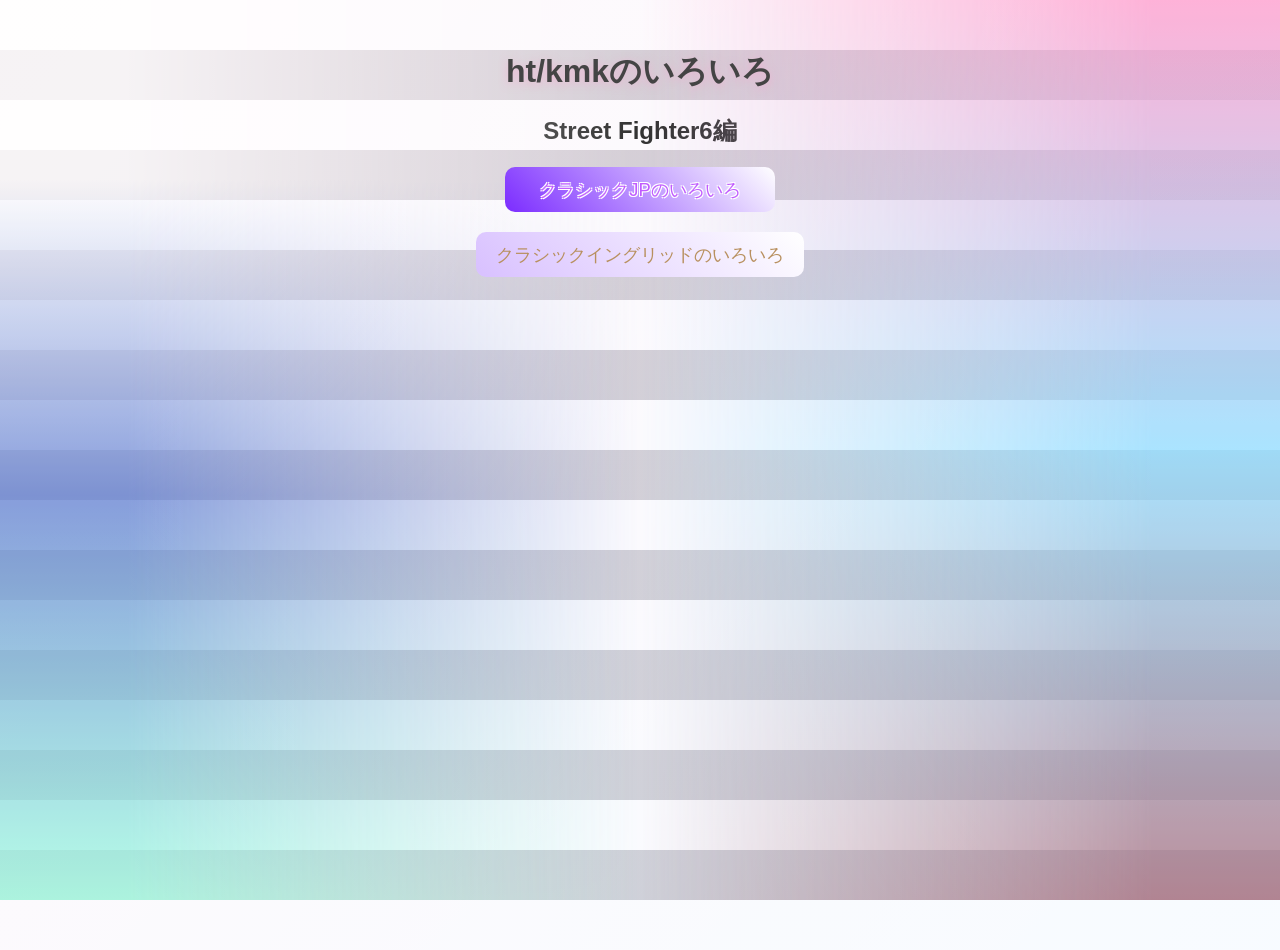
<file: index.html>
<!DOCTYPE html>
<html>
<head>
  <meta charset="utf-8">
  <title>ht/kmkのいろいろ</title>
  <link rel="stylesheet" href="style.css">
</head>

<body class="home">
  <h1>ht/kmkのいろいろ</h1>
  <h2>Street Fighter6編</h2>

  <ul>
    <li>
      <a class="jp-button" href="classic-jp.html">
        クラシックJPのいろいろ
      </a>
    </li>

    <li>
      <a class="ingrid-button" href="classic-ingrid.html">
        クラシックイングリッドのいろいろ
      </a>
    </li>
  </ul>
</body>
</html>
</file>
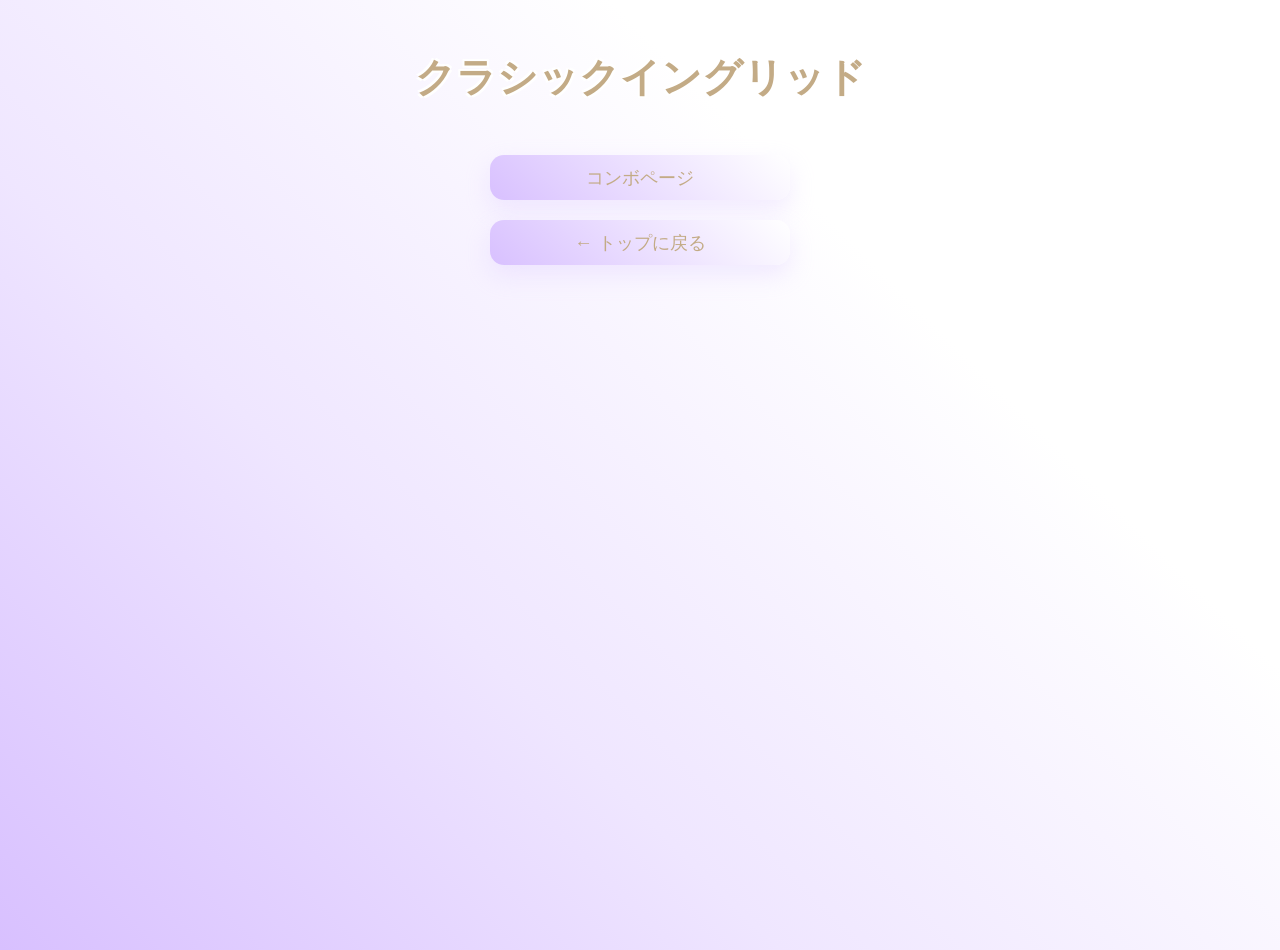
<file: classic-ingrid.html>
<!DOCTYPE html>
<html>
<head>
  <meta charset="utf-8">
  <title>クラシックイングリッド</title>
  <link rel="stylesheet" href="style.css">
</head>

<body class="ingrid-page">

  <h1>クラシックイングリッド</h1>

  <ul>
    <li><a href="ingrid-combo.html">コンボページ</a></li>
  </ul>

  <p><a href="index.html">← トップに戻る</a></p>

</body>
</html>
</file>
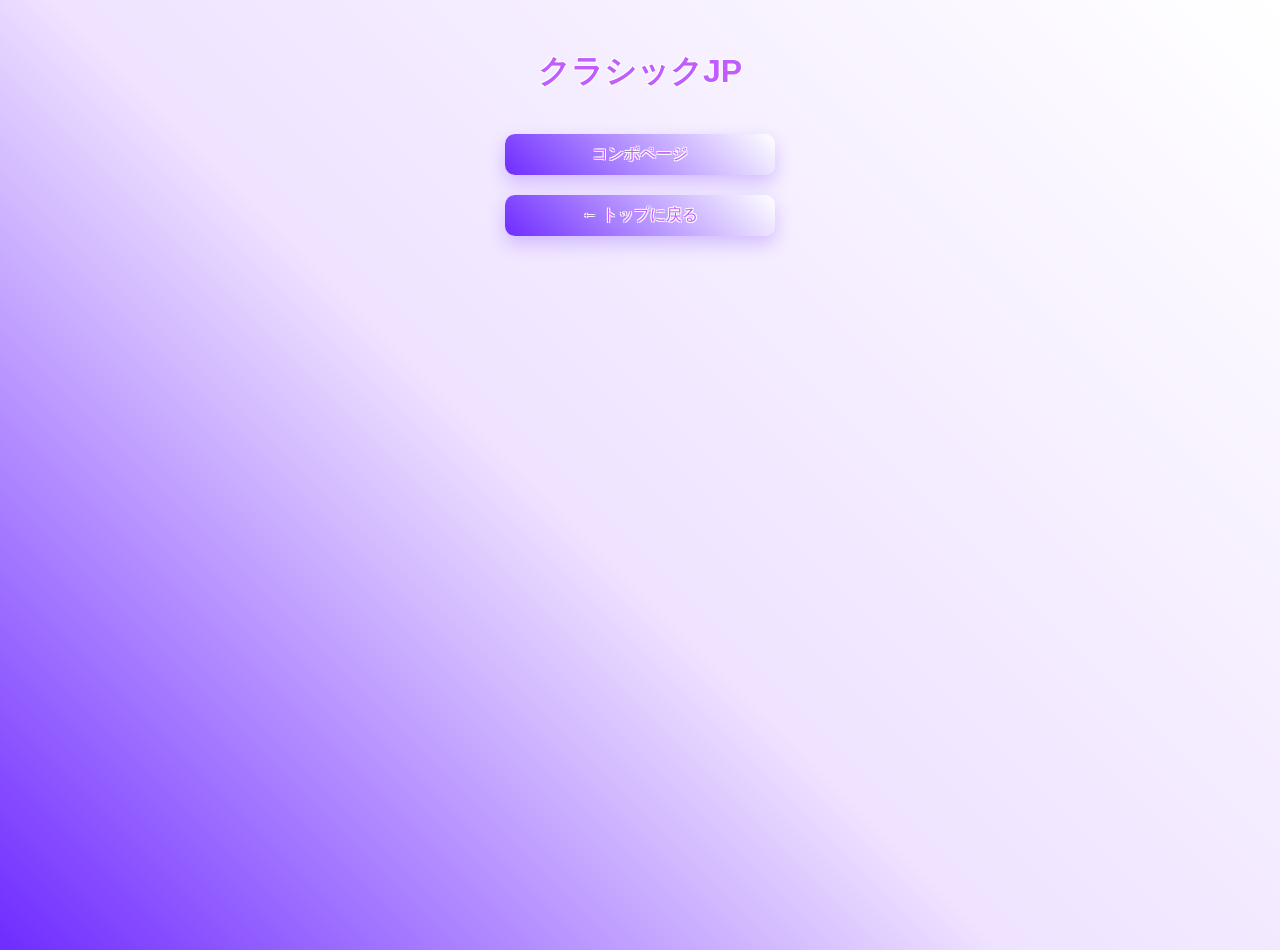
<file: classic-jp.html>
<!DOCTYPE html>
<html>
<head>
  <meta charset="utf-8">
  <title>クラシックJP</title>
  <link rel="stylesheet" href="style.css">
</head>

<body class="jp-page">

  <h1>クラシックJP</h1>

  <ul>
    <li><a href="jp-combo.html">コンボページ</a></li>
  </ul>

  <p><a href="index.html">← トップに戻る</a></p>

</body>
</html>
</file>
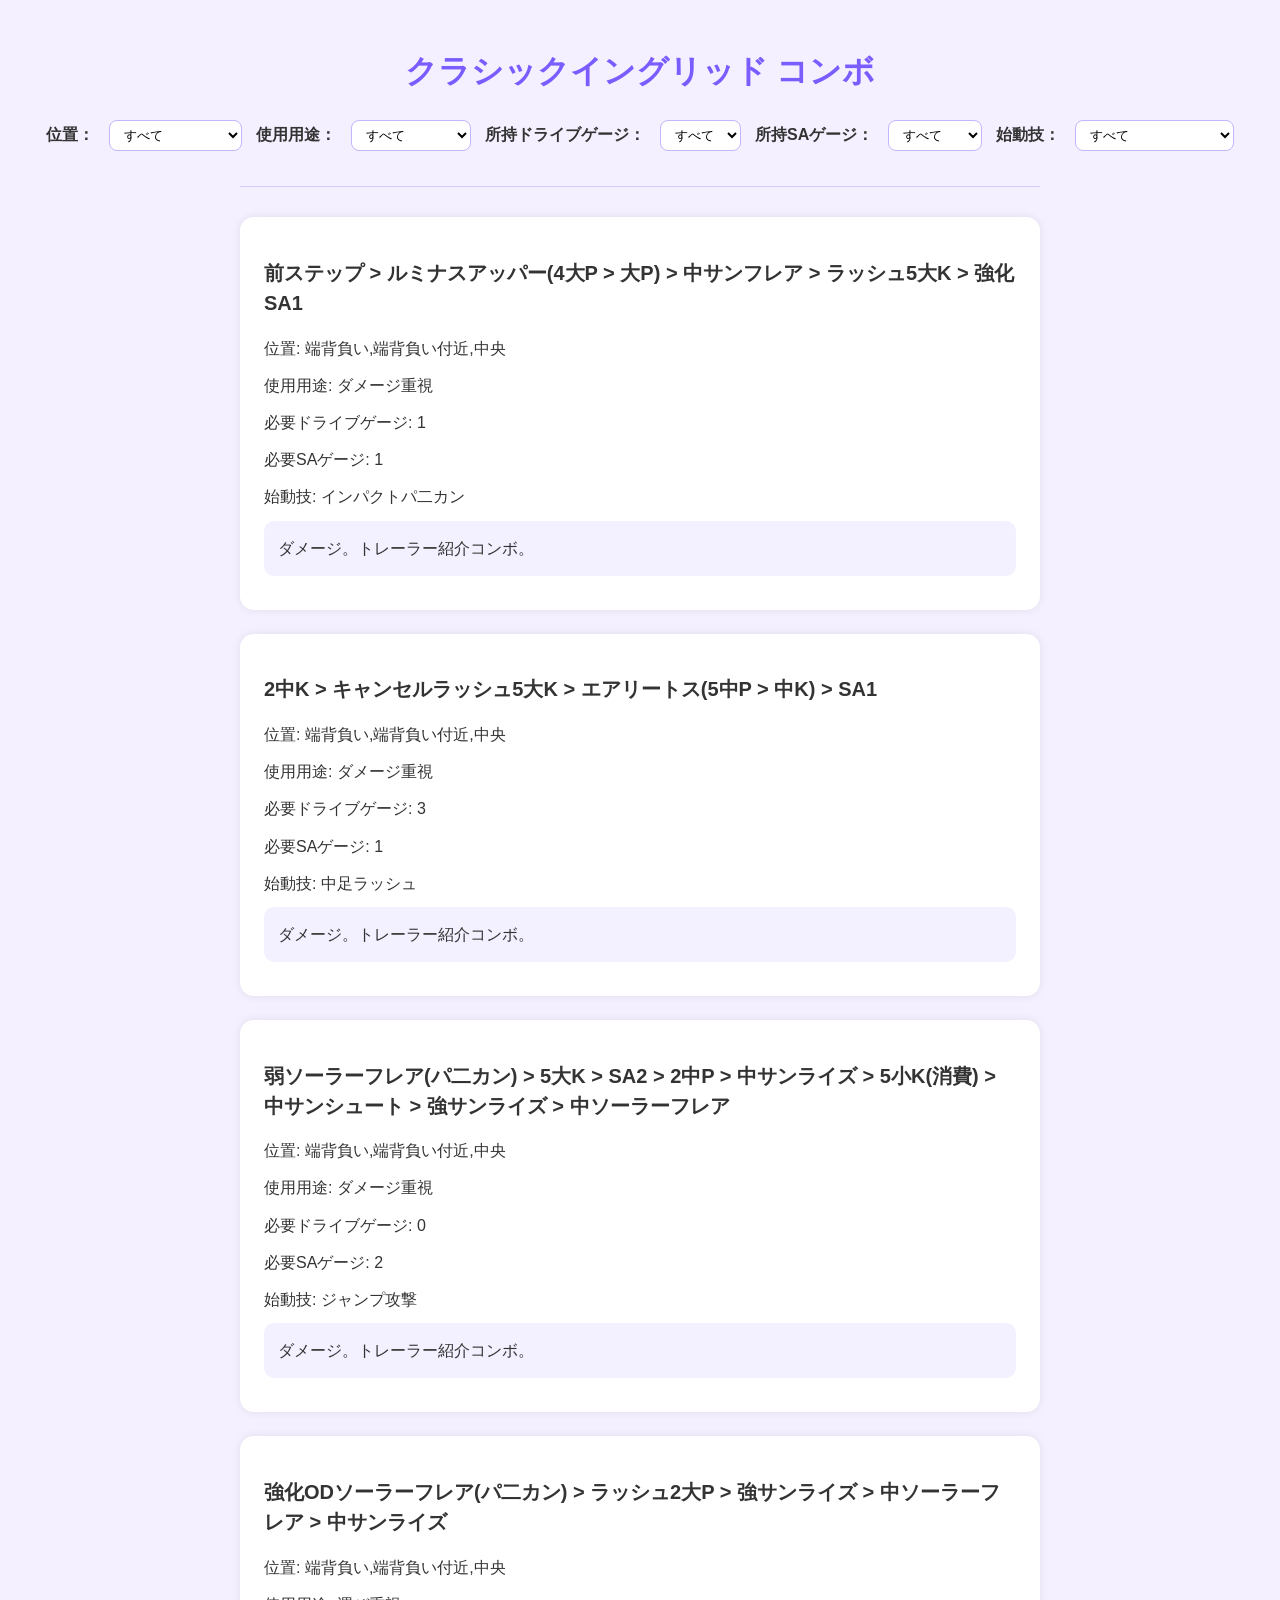
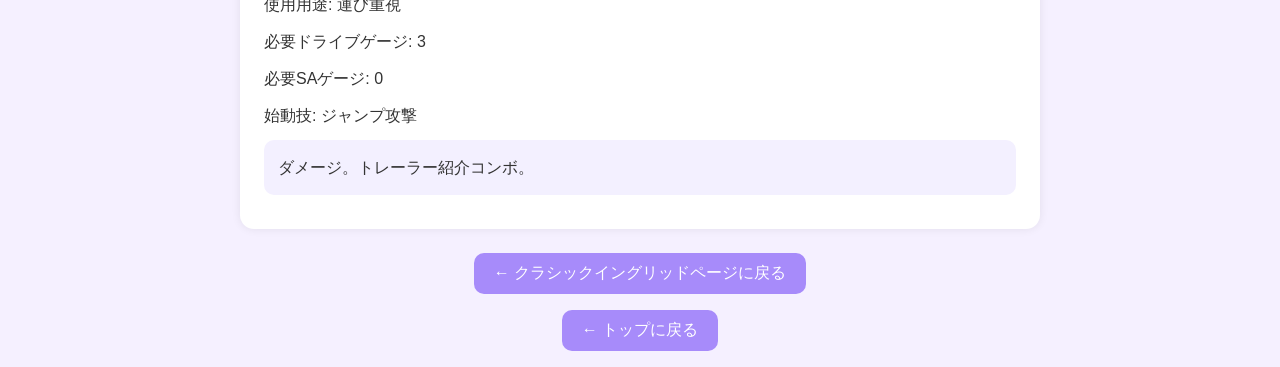
<file: ingrid-combo.html>
<!DOCTYPE html>
<html>
<head>
  <meta charset="utf-8">
  <title>クラシックイングリッド</title>
  <link rel="stylesheet" href="style.css">
</head>

<body>

  <h1>クラシックイングリッド コンボ</h1>

  <label>位置：</label>
  <select id="position">
    <option value="">すべて</option>
    <option value="端背負い">端背負い</option>
    <option value="端背負い付近">端背負い付近</option>
    <option value="中央">中央</option>
    <option value="端背負わせ付近">端背負わせ付近</option>
    <option value="端背負わせ">端背負わせ</option>
  </select>

  <label>使用用途：</label>
  <select id="purpose">
    <option value="">すべて</option>
    <option value="ダメージ重視">ダメージ重視</option>
    <option value="状況重視">状況重視</option>
    <option value="運び重視">運び重視</option>
  </select>

  <label>所持ドライブゲージ：</label>
  <select id="drive">
    <option value="">すべて</option>
    <option value="0">０本</option>
    <option value="1">１本</option>
    <option value="2">２本</option>
    <option value="3">３本</option>
    <option value="4">４本</option>
    <option value="5">５本</option>
    <option value="6">６本</option>
  </select>

  <label>所持SAゲージ：</label>
  <select id="sa">
    <option value="">すべて</option>
    <option value="0">０ゲージ</option>
    <option value="1">１ゲージ</option>
    <option value="2">２ゲージ</option>
    <option value="3">３ゲージ</option>
  </select>

  <label>始動技：</label>
  <select id="starter">
    <option value="">すべて</option>
    <option value="インパクトパニカン">インパクトパニカン</option>
    <option value="スタン">スタン</option>
    <option value="中足ラッシュ">中足ラッシュ</option>
    <option value="ジャンプ攻撃">ジャンプ攻撃</option>
  </select>

  <hr>

  <div id="result"></div>

  <p><a href="classic-ingrid.html">← クラシックイングリッドページに戻る</a></p>
  <p><a href="index.html">← トップに戻る</a></p>

  <script>
    const combos = [
      <!-- 端背負いのみ -->
      
      <!-- 端背負いと端背負い付近 -->
      
      <!-- 端背負いと端背負い付近と中央 -->
      {
        combo: "前ステップ > ルミナスアッパー(4大P > 大P) > 中サンフレア > ラッシュ5大K > 強化SA1",
        position: ["端背負い,端背負い付近,中央"],
        purpose: ["ダメージ重視"],
        drive: 1,
        sa: 1,
        starter: ["インパクトパ二カン"],
        note: "ダメージ。トレーラー紹介コンボ。"
      },
      {
        combo: "2中K > キャンセルラッシュ5大K > エアリートス(5中P > 中K) > SA1",
        position: ["端背負い,端背負い付近,中央"],
        purpose: ["ダメージ重視"],
        drive: 3,
        sa: 1,
        starter: ["中足ラッシュ"],
        note: "ダメージ。トレーラー紹介コンボ。"
      },
      {
        combo: "弱ソーラーフレア(パ二カン) > 5大K > SA2 > 2中P > 中サンライズ > 5小K(消費) > 中サンシュート > 強サンライズ > 中ソーラーフレア",
        position: ["端背負い,端背負い付近,中央"],
        purpose: ["ダメージ重視"],
        drive: 0,
        sa: 2,
        starter: ["ジャンプ攻撃"],
        note: "ダメージ。トレーラー紹介コンボ。"
      },
      {
        combo: "強化ODソーラーフレア(パ二カン) > ラッシュ2大P > 強サンライズ > 中ソーラーフレア > 中サンライズ",
        position: ["端背負い,端背負い付近,中央"],
        purpose: ["運び重視"],
        drive: 3,
        sa: 0,
        starter: ["ジャンプ攻撃"],
        note: "ダメージ。トレーラー紹介コンボ。"
      }
      <!-- 端背負い付近と中央 -->
      
      <!-- 中央 -->
      
      <!-- 端背負わせ付近 -->
      
      <!-- 端背負わせ -->
      
    ];

    function renderCombos() {
      const starter = document.getElementById("starter").value;
      const position = document.getElementById("position").value;
      const purpose = document.getElementById("purpose").value;
      const drive = document.getElementById("drive").value;
      const sa = document.getElementById("sa").value;

      const filtered = combos.filter(c => {
        return (starter === "" || c.starter.includes(starter)) &&
               (position === "" || c.position.includes(position)) &&
               (purpose === "" || c.purpose.includes(purpose)) &&
               (drive === "" || Number(drive) >= c.drive) &&
               (sa === "" || Number(sa) >= Number(c.sa))
      });

      const result = document.getElementById("result");

      if (filtered.length === 0) {
        result.innerHTML = "<p>該当なし</p>";
        return;
      }

      result.innerHTML = filtered.map(c => `
        <div class="combo-card">
          <h2>${c.combo}</h2>
          <p>位置: ${c.position.join(" / ")}</p>
          <p>使用用途: ${c.purpose.join(" / ")}</p>
          <p>必要ドライブゲージ: ${c.drive}</p>
          <p>必要SAゲージ: ${c.sa}</p>
          <p>始動技: ${c.starter.join(" / ")}</p>
          <p class="note">${c.note}</p>
        </div>
      `).join("");
    }

    document.getElementById("position").addEventListener("change", renderCombos);
    document.getElementById("purpose").addEventListener("change", renderCombos);
    document.getElementById("drive").addEventListener("change", renderCombos);
    document.getElementById("sa").addEventListener("change", renderCombos);
    document.getElementById("starter").addEventListener("change", renderCombos);

    renderCombos();
  </script>

</body>
</html>
</file>
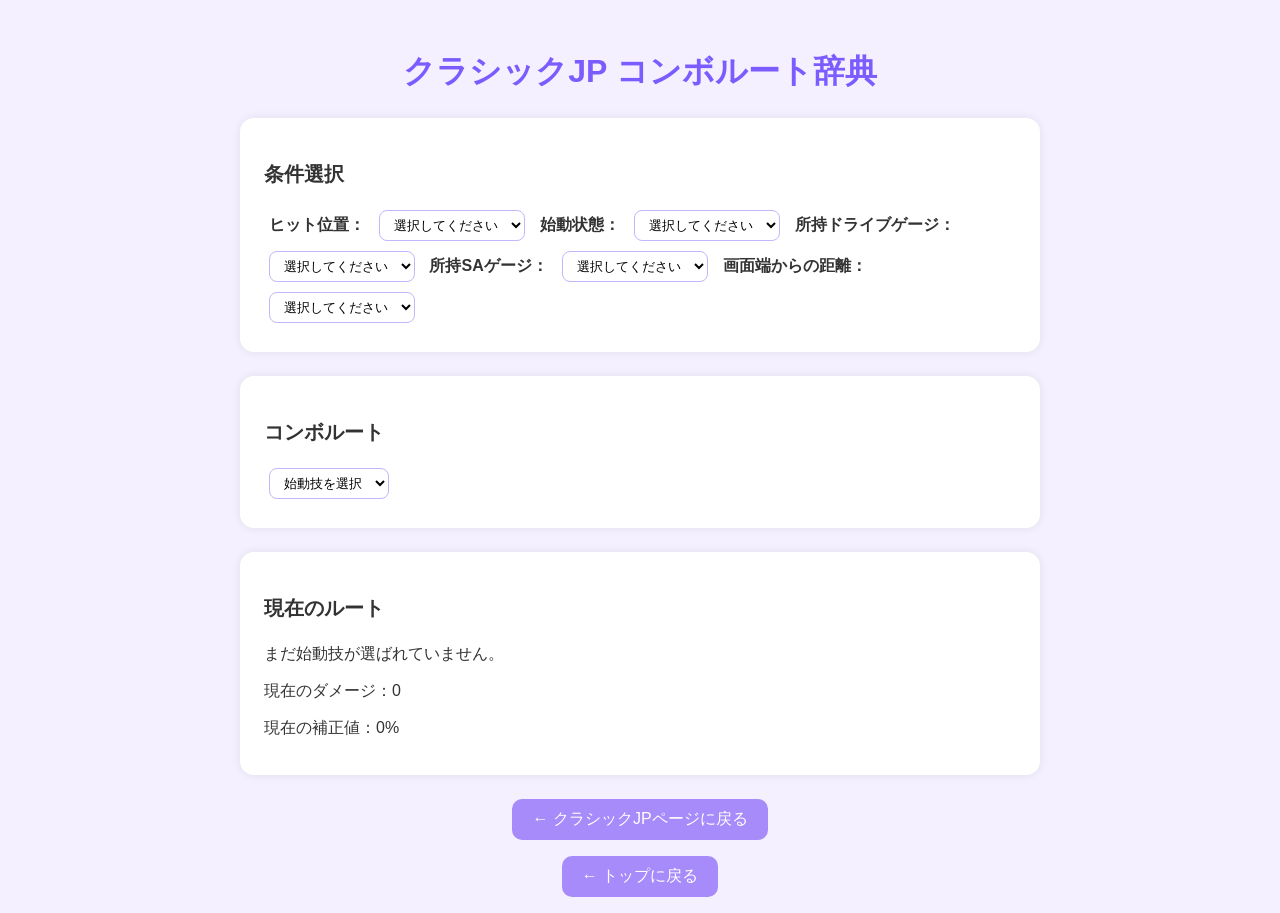
<file: jp-combo.html>
<!DOCTYPE html>
<html>
<head>
  <meta charset="utf-8">
  <title>クラシックJP コンボルート辞典</title>
  <link rel="stylesheet" href="style.css">
</head>

<body>

  <h1>クラシックJP コンボルート辞典</h1>

  <div class="combo-card">
    <h2>条件選択</h2>

    <label>ヒット位置：</label>
    <select id="hitType">
      <option value="">選択してください</option>
      <option value="地上ヒット">地上ヒット</option>
      <option value="空中ヒット">空中ヒット</option>
    </select>

    <label>始動状態：</label>
    <select id="hitState">
      <option value="">選択してください</option>
      <option value="通常ヒット">通常ヒット</option>
      <option value="カウンター">カウンター</option>
      <option value="パニカン">パニカン</option>
    </select>

    <label>所持ドライブゲージ：</label>
    <select id="drive"></select>

    <label>所持SAゲージ：</label>
    <select id="sa"></select>

    <label>画面端からの距離：</label>
    <select id="position">
      <option value="">選択してください</option>
      <option value="端背負い">端背負い</option>
      <option value="端背負い付近">端背負い付近</option>
      <option value="中央">中央</option>
      <option value="端背負わせ付近">端背負わせ付近</option>
      <option value="端背負わせ">端背負わせ</option>
    </select>
  </div>

  <div class="combo-card">
    <h2>コンボルート</h2>

    <div id="routeArea" class="route-area">
      <select id="starter">
        <option value="">始動技を選択</option>
        <option value="インパクト">インパクト</option>
      </select>
    </div>
  </div>

  <div class="combo-card">
    <h2>現在のルート</h2>
    <p id="currentRoute">まだ始動技が選ばれていません。</p>
    <p id="currentDamage">現在のダメージ：0</p>
    <p id="currentScaling">現在の補正値：0%</p>
  </div>

  <p><a href="classic-jp.html">← クラシックJPページに戻る</a></p>
  <p><a href="index.html">← トップに戻る</a></p>

  <script>
    // ドライブゲージ生成
    const driveSelect = document.getElementById("drive");

    driveSelect.innerHTML =
      `<option value="">選択してください</option>`;

    for (let i = 0; i <= 6; i += 0.5) {
      const option = document.createElement("option");

      option.value = i.toFixed(1);
      option.textContent = i.toFixed(1);

      driveSelect.appendChild(option);
    }

    // SAゲージ生成
    const saSelect = document.getElementById("sa");

    saSelect.innerHTML =
      `<option value="">選択してください</option>`;

    for (let i = 0; i <= 3.01; i += 0.1) {
      const option = document.createElement("option");

      option.value = i.toFixed(1);
      option.textContent = i.toFixed(1);

      saSelect.appendChild(option);
    };

    const allPositions = [
      "端背負い",
      "端背負い付近",
      "中央",
      "端背負わせ付近",
      "端背負わせ"
    ];

    const starterData = {
      "インパクト": {
        damage: 800,
        scalingAdd: 20
      }
    };

    const routes = [
      //画面端インパクトパ二カン始動Dゲージ１本ルート--------------------------------------------------------
      {
        route: ["インパクト"],
        to: "ジャンプ大K",
        damage: 800,
        hitType: ["地上ヒット"],
        hitState: ["パニカン"],
        position: ["端背負わせ"],
        drive: 0,
        sa: 0
      },
      {
        route: ["インパクト", "ジャンプ大K"],
        to: "6大K",
        damage: 900,
        hitType: ["地上ヒット"],
        hitState: ["パニカン"],
        position: ["端背負わせ"],
        drive: 0,
        sa: 0
      },
      {
        route: ["インパクト", "ジャンプ大K", "6大K"],
        to: "中ストリボーグ(2段目のみ)",
        damage: 800,
        hitType: ["地上ヒット"],
        hitState: ["パニカン"],
        position: ["端背負わせ"],
        drive: 0,
        sa: 0
      },
      {
        route: ["インパクト", "ジャンプ大K", "6大K", "中ストリボーグ(2段目のみ)"],
        to: "5大P",
        damage: 800,
        hitType: ["地上ヒット"],
        hitState: ["パニカン"],
        position: ["端背負わせ"],
        drive: 0,
        sa: 0
      },
      {
        route: ["インパクト", "ジャンプ大K", "6大K", "中ストリボーグ(2段目のみ)", "5大P"],
        to: "通常ヴィーハト",
        damage: 0,
        hitType: ["地上ヒット"],
        hitState: ["パニカン"],
        position: ["端背負わせ"],
        drive: 0,
        sa: 0
      },
      {
        route: ["インパクト", "ジャンプ大K", "6大K", "中ストリボーグ(2段目のみ)", "5大P"],
        to: "中ストリボーグ(2段目のみ)",
        damage: 800,
        hitType: ["地上ヒット"],
        hitState: ["パニカン"],
        position: ["端背負わせ"],
        drive: 0,
        sa: 0
      },
      {
        route: ["インパクト", "ジャンプ大K", "6大K", "中ストリボーグ(2段目のみ)", "5大P", "中ストリボーグ(2段目のみ)"],
        to: "前ジャンプ",
        damage: 0,
        hitType: ["地上ヒット"],
        hitState: ["パニカン"],
        position: ["端背負わせ"],
        drive: 0,
        sa: 0
      },
      {
        route: ["インパクト", "ジャンプ大K", "6大K", "中ストリボーグ(2段目のみ)", "5大P"],
        to: "通常トリグラフ",
        damage: 800,
        hitType: ["地上ヒット"],
        hitState: ["パニカン"],
        position: ["端背負わせ"],
        drive: 0,
        sa: 0
      },
      {
        route: ["インパクト", "ジャンプ大K", "6大K", "中ストリボーグ(2段目のみ)", "5大P", "通常トリグラフ"],
        to: "通常ヴィーハト",
        damage: 0,
        hitType: ["地上ヒット"],
        hitState: ["パニカン"],
        position: ["端背負わせ"],
        drive: 0,
        sa: 0
      },
      {
        route: ["インパクト", "ジャンプ大K", "6大K", "中ストリボーグ(2段目のみ)", "5大P", "通常トリグラフ"],
        to: "SA1",
        damage: 2000,
        hitType: ["地上ヒット"],
        hitState: ["パニカン"],
        position: ["端背負わせ"],
        drive: 0,
        sa: 1
      },
      {
        route: ["インパクト", "ジャンプ大K", "6大K", "中ストリボーグ(2段目のみ)", "5大P"],
        to: "SA2",
        damage: 2000,
        hitType: ["地上ヒット"],
        hitState: ["パニカン"],
        position: ["端背負わせ"],
        drive: 0,
        sa: 1.3
      },
      {
        route: ["インパクト", "ジャンプ大K", "6大K", "中ストリボーグ(2段目のみ)", "5大P", "SA2"],
        to: "弱ストリボーグ(2段目のみ)",
        damage: 700,
        hitType: ["地上ヒット"],
        hitState: ["パニカン"],
        position: ["端背負わせ"],
        drive: 0,
        sa: 1.3
      },
      {
        route: ["インパクト", "ジャンプ大K", "6大K", "中ストリボーグ(2段目のみ)", "5大P", "SA2", "弱ストリボーグ(2段目のみ)"],
        to: "通常ヴィーハト",
        damage: 800,
        hitType: ["地上ヒット"],
        hitState: ["パニカン"],
        position: ["端背負わせ"],
        drive: 0,
        sa: 1.3
      },
      {
        route: ["インパクト", "ジャンプ大K", "6大K", "中ストリボーグ(2段目のみ)", "5大P", "SA2", "弱ストリボーグ(2段目のみ)", "通常ヴィーハト"],
        to: "中ストリボーグ(2段目のみ)",
        damage: 800,
        hitType: ["地上ヒット"],
        hitState: ["パニカン"],
        position: ["端背負わせ"],
        drive: 0,
        sa: 1.3
      },
      {
        route: ["インパクト", "ジャンプ大K", "6大K", "中ストリボーグ(2段目のみ)", "5大P", "SA2", "弱ストリボーグ(2段目のみ)", "通常ヴィーハト", "中ストリボーグ(2段目のみ)"],
        to: "通常トリグラフ",
        damage: 800,
        hitType: ["地上ヒット"],
        hitState: ["パニカン"],
        position: ["端背負わせ"],
        drive: 0,
        sa: 1.3
      },
      {
        route: ["インパクト", "ジャンプ大K", "6大K", "中ストリボーグ(2段目のみ)", "5大P", "SA2", "弱ストリボーグ(2段目のみ)", "通常ヴィーハト", "中ストリボーグ(2段目のみ)", "通常トリグラフ"],
        to: "通常トリグラフ",
        damage: 800,
        hitType: ["地上ヒット"],
        hitState: ["パニカン"],
        position: ["端背負わせ"],
        drive: 0,
        sa: 1.3
      },
      {
        route: ["インパクト", "ジャンプ大K", "6大K", "中ストリボーグ(2段目のみ)", "5大P", "SA2", "弱ストリボーグ(2段目のみ)", "通常ヴィーハト", "中ストリボーグ(2段目のみ)", "通常トリグラフ", "通常トリグラフ"],
        to: "弱ストリボーグ(2段目のみ)",
        damage: 700,
        hitType: ["地上ヒット"],
        hitState: ["パニカン"],
        position: ["端背負わせ"],
        drive: 0,
        sa: 1.3
      },
      {
        route: ["インパクト", "ジャンプ大K", "6大K", "中ストリボーグ(2段目のみ)", "5大P", "SA2", "弱ストリボーグ(2段目のみ)", "通常ヴィーハト", "中ストリボーグ(2段目のみ)", "通常トリグラフ", "通常トリグラフ"],
        to: "SA1",
        damage: 2000,
        hitType: ["地上ヒット"],
        hitState: ["パニカン"],
        position: ["端背負わせ"],
        drive: 0,
        sa: 2.3
      },
      {
        route: ["インパクト", "ジャンプ大K", "6大K", "中ストリボーグ(2段目のみ)", "5大P"],
        to: "弱トルバラン",
        damage: 800,
        hitType: ["地上ヒット"],
        hitState: ["パニカン"],
        position: ["端背負わせ"],
        drive: 0,
        sa: 2.3
      },
      {
        route: ["インパクト", "ジャンプ大K", "6大K", "中ストリボーグ(2段目のみ)", "5大P", "弱トルバラン"],
        to: "SA3",
        damage: 4000,
        hitType: ["地上ヒット"],
        hitState: ["パニカン"],
        position: ["端背負わせ"],
        drive: 0,
        sa: 2.3
      },
      {
        route: ["インパクト", "ジャンプ大K", "6大K", "中ストリボーグ(2段目のみ)", "5大P", "弱トルバラン"],
        to: "CA",
        damage: 4500,
        hitType: ["地上ヒット"],
        hitState: ["パニカン"],
        position: ["端背負わせ"],
        drive: 0,
        sa: 2.3
      },
      //画面端インパクトパ二カン始動Dゲージ３本ルート--------------------------------------------------------
      {
        route: ["インパクト", "ジャンプ大K", "6大K", "中ストリボーグ(2段目のみ)", "5大P", "通常トリグラフ"],
        to: "ODヴィーハト",
        damage: 0,
        hitType: ["地上ヒット"],
        hitState: ["パニカン"],
        position: ["端背負わせ"],
        drive: 3,
        sa: 0
      },
      {
        route: ["インパクト", "ジャンプ大K", "6大K", "中ストリボーグ(2段目のみ)", "5大P"],
        to: "ODトルバラン",
        damage: 800,
        hitType: ["地上ヒット"],
        hitState: ["パニカン"],
        position: ["端背負わせ"],
        drive: 3,
        sa: 0
      },
      {
        route: ["インパクト", "ジャンプ大K", "6大K", "中ストリボーグ(2段目のみ)", "5大P", "ODトルバラン"],
        to: "通常トリグラフ",
        damage: 800,
        hitType: ["地上ヒット"],
        hitState: ["パニカン"],
        position: ["端背負わせ"],
        drive: 3,
        sa: 0
      },
      {
        route: ["インパクト", "ジャンプ大K", "6大K", "中ストリボーグ(2段目のみ)", "5大P", "ODトルバラン", "通常トリグラフ"],
        to: "弱ストリボーグ(2段目のみ)",
        damage: 700,
        hitType: ["地上ヒット"],
        hitState: ["パニカン"],
        position: ["端背負わせ"],
        drive: 3,
        sa: 0
      },
      {
        route: ["インパクト", "ジャンプ大K", "6大K", "中ストリボーグ(2段目のみ)", "5大P", "ODトルバラン", "通常トリグラフ"],
        to: "通常ヴィーハト",
        damage: 0,
        hitType: ["地上ヒット"],
        hitState: ["パニカン"],
        position: ["端背負わせ"],
        drive: 3,
        sa: 0
      },
      {
        route: ["インパクト", "ジャンプ大K", "6大K", "中ストリボーグ(2段目のみ)", "5大P", "ODトルバラン", "通常トリグラフ"],
        to: "SA1",
        damage: 2000,
        hitType: ["地上ヒット"],
        hitState: ["パニカン"],
        position: ["端背負わせ"],
        drive: 3,
        sa: 1
      },
      {
        route: ["インパクト", "ジャンプ大K", "6大K", "中ストリボーグ(2段目のみ)", "5大P", "SA2", "弱ストリボーグ(2段目のみ)"],
        to: "中ストリボーグ(2段目のみ)",
        damage: 800,
        hitType: ["地上ヒット"],
        hitState: ["パニカン"],
        position: ["端背負わせ"],
        drive: 3,
        sa: 2
      },
      {
        route: ["インパクト", "ジャンプ大K", "6大K", "中ストリボーグ(2段目のみ)", "5大P", "SA2", "弱ストリボーグ(2段目のみ)", "中ストリボーグ(2段目のみ)"],
        to: "ODヴィーハト",
        damage: 1000,
        hitType: ["地上ヒット"],
        hitState: ["パニカン"],
        position: ["端背負わせ"],
        drive: 3,
        sa: 2
      },
      {
        route: ["インパクト", "ジャンプ大K", "6大K", "中ストリボーグ(2段目のみ)", "5大P", "SA2", "弱ストリボーグ(2段目のみ)", "中ストリボーグ(2段目のみ)", "ODヴィーハト"],
        to: "ディレイ通常トリグラフ",
        damage: 800,
        hitType: ["地上ヒット"],
        hitState: ["パニカン"],
        position: ["端背負わせ"],
        drive: 3,
        sa: 2
      },
      {
        route: ["インパクト", "ジャンプ大K", "6大K", "中ストリボーグ(2段目のみ)", "5大P", "SA2", "弱ストリボーグ(2段目のみ)", "中ストリボーグ(2段目のみ)", "ODヴィーハト", "ディレイ通常トリグラフ"],
        to: "中ストリボーグ(2段目のみ)",
        damage: 800,
        hitType: ["地上ヒット"],
        hitState: ["パニカン"],
        position: ["端背負わせ"],
        drive: 3,
        sa: 2
      },
      {
        route: ["インパクト", "ジャンプ大K", "6大K", "中ストリボーグ(2段目のみ)", "5大P", "SA2", "弱ストリボーグ(2段目のみ)", "中ストリボーグ(2段目のみ)", "ODヴィーハト", "ディレイ通常トリグラフ", "中ストリボーグ(2段目のみ)"],
        to: "中ストリボーグ(2段目のみ)",
        damage: 800,
        hitType: ["地上ヒット"],
        hitState: ["パニカン"],
        position: ["端背負わせ"],
        drive: 3,
        sa: 2
      },
      {
        route: ["インパクト", "ジャンプ大K", "6大K", "中ストリボーグ(2段目のみ)", "5大P", "SA2", "弱ストリボーグ(2段目のみ)", "中ストリボーグ(2段目のみ)", "ODヴィーハト", "ディレイ通常トリグラフ", "中ストリボーグ(2段目のみ)"],
        to: "SA1",
        damage: 2000,
        hitType: ["地上ヒット"],
        hitState: ["パニカン"],
        position: ["端背負わせ"],
        drive: 3,
        sa: 3
      },
      {
        route: ["インパクト", "ジャンプ大K", "6大K", "中ストリボーグ(2段目のみ)", "5大P", "ODトルバラン", "通常トリグラフ", "弱ストリボーグ(2段目のみ)"],
        to: "SA3",
        damage: 4000,
        hitType: ["地上ヒット"],
        hitState: ["パニカン"],
        position: ["端背負わせ"],
        drive: 3,
        sa: 3
      },
      {
        route: ["インパクト", "ジャンプ大K", "6大K", "中ストリボーグ(2段目のみ)", "5大P", "ODトルバラン", "通常トリグラフ", "弱ストリボーグ(2段目のみ)"],
        to: "CA",
        damage: 4500,
        hitType: ["地上ヒット"],
        hitState: ["パニカン"],
        position: ["端背負わせ"],
        drive: 3,
        sa: 3
      }
      ];
      
    let currentRoute = [];

    function getConditions() {
      return {
        hitType: document.getElementById("hitType").value,
        hitState: document.getElementById("hitState").value,
        drive: document.getElementById("drive").value,
        sa: document.getElementById("sa").value,
        position: document.getElementById("position").value
      };
    }

    function isSameRoute(routeData, selectedRoute) {
      return routeData.length === selectedRoute.length &&
             routeData.every((move, index) => move === selectedRoute[index]);
    }

    function canUseRoute(route, conditions) {
      return conditions.hitType !== "" &&
             conditions.hitState !== "" &&
             conditions.drive !== "" &&
             conditions.sa !== "" &&
             conditions.position !== "" &&
             route.hitType.includes(conditions.hitType) &&
             route.hitState.includes(conditions.hitState) &&
             route.position.includes(conditions.position) &&
             Number(conditions.drive) >= Number(route.drive) &&
             Number(conditions.sa) >= Number(route.sa);
    }

    function resetRoute() {
      currentRoute = [];

      const routeArea = document.getElementById("routeArea");

      while (routeArea.children.length > 1) {
        routeArea.removeChild(routeArea.lastChild);
      }

      updateRouteText();
    }

    function startRoute() {
      const starter = document.getElementById("starter").value;
      const drive = document.getElementById("drive").value;

      resetRoute();

      if (starter === "") {
        return;
      }

    if (starter === "インパクト" && Number(drive) <= 0) {
      document.getElementById("currentRoute").textContent =
      "ドライブゲージ0.0ではインパクトを始動技にできません。";

      document.getElementById("currentDamage").textContent =
      "現在のダメージ：0";

      document.getElementById("currentScaling").textContent =
      "現在のダメージ倍率：100%";

      return;
    }

      currentRoute.push(starter);
      
      updateRouteText();
      updateDamage();
      
      createNextSelect();
    }

    function createNextSelect() {
      const conditions = getConditions();

      const candidates = routes.filter(route => {
        return isSameRoute(route.route, currentRoute) &&
               canUseRoute(route, conditions);
      });

      if (candidates.length === 0) {
        return;
      }

      const arrow = document.createElement("span");
      arrow.className = "route-arrow";
      arrow.textContent = "＞";

      const select = document.createElement("select");
      select.innerHTML = `<option value="">次の技を選択</option>`;

      candidates.forEach(route => {
        const option = document.createElement("option");
        option.value = route.to;
        option.textContent = route.to;
        select.appendChild(option);
      });

      select.addEventListener("change", function() {
        if (this.value === "") return;

        const allSelects = Array.from(document.querySelectorAll("#routeArea select"));
        const selectIndex = allSelects.indexOf(select);

        currentRoute = currentRoute.slice(0, selectIndex);
        currentRoute.push(this.value);
        
        updateRouteText();
        updateDamage();

        let next = select.nextSibling;
        while (next) {
          const removeTarget = next;
          next = next.nextSibling;
          removeTarget.remove();
        }

        createNextSelect();
      });

      const routeArea = document.getElementById("routeArea");
      routeArea.appendChild(arrow);
      routeArea.appendChild(select);
    }

    function updateRouteText() {
      const routeText = document.getElementById("currentRoute");

      if (currentRoute.length === 0) {
        routeText.textContent = "まだ始動技が選ばれていません。";
      } else {
        routeText.textContent = currentRoute.join(" > ");
      }
    }

    function updateDamage() {
      let total = 0;
      let finalScaling = 100;
      let rushScalingActive = false;

      const specificSA2Route = [
        "インパクト",
        "ジャンプ大K",
        "6大K",
        "中ストリボーグ(2段目のみ)",
        "5大P",
        "SA2"
      ];

    for (let i = 0; i < currentRoute.length; i++) {
      let damage = 0;
      const currentMove = currentRoute[i];
      const isRushMove =
      currentMove.includes("ラッシュ") ||
      currentMove.includes("キャンセルラッシュ");

      if (i === 0) {
        const starter = starterData[currentRoute[0]];
        damage = starter ? starter.damage : 0;

        const hitState = document.getElementById("hitState").value;

        if (
          currentRoute[0] === "インパクト" &&
          (hitState === "パニカン" || hitState === "カウンター")
        ) {
          damage = 960;
        }

      } else {
        const beforeRoute = currentRoute.slice(0, i);

        const routeData = routes.find(route => {
          return isSameRoute(route.route, beforeRoute) &&
          route.to === currentMove;
        });

        damage = routeData ? routeData.damage : 0;
      }

      let appliedScaling = 100;

      if (currentRoute[0] === "インパクト" && i >= 1) {
        appliedScaling -= 20;
      }

      if (i >= 2) {
        appliedScaling -= (i - 1) * 10;
      }

      appliedScaling = Math.max(appliedScaling, 10);

      const routeUpToCurrent = currentRoute.slice(0, i + 1);
      const routeBeforeCurrent = currentRoute.slice(0, i);

      const isSpecificSA2Route =
      specificSA2Route.every((move, index) => currentRoute[index] === move);

      const isSA2Move =
      currentMove === "SA2" &&
      isSameRoute(routeUpToCurrent, specificSA2Route);

      const isWeakStrAfterSpecificSA2 =
      currentMove === "弱ストリボーグ(2段目のみ)" &&
      isSameRoute(routeBeforeCurrent, specificSA2Route);

      const sa2Index = specificSA2Route.length - 1;
      const isAfterWeakStrInSpecificSA2Route =
      isSpecificSA2Route &&
      i > sa2Index + 1 &&
      currentMove !== "SA1";

      if (currentMove === "SA1" && appliedScaling < 30) {
        appliedScaling = 30;
      }

      if (isSA2Move && appliedScaling < 40) {
        appliedScaling = 40;
      }

      if (
        (currentMove === "SA3" || currentMove === "CA") &&
        appliedScaling < 50
      ) {
        appliedScaling = 50;
      }

      if (isWeakStrAfterSpecificSA2) {
        appliedScaling = 40;
      }

      if (isAfterWeakStrInSpecificSA2Route) {
        appliedScaling = 10;
      }

      if (isRushMove && i !== 0) {
        rushScalingActive = true;
      }

      let scaledDamage = Math.floor(
        damage * appliedScaling / 100
      );

      if (rushScalingActive) {
        scaledDamage = Math.floor(scaledDamage * 0.85);
      }

      total += scaledDamage;

      finalScaling = appliedScaling;
    }

    document.getElementById("currentDamage").textContent =
    `現在のダメージ：${total}`;

    document.getElementById("currentScaling").textContent =
    `現在のダメージ倍率：${finalScaling}%`;
  }

  document.getElementById("hitType").addEventListener("change", startRoute);
  document.getElementById("starter").addEventListener("change", startRoute);
  document.getElementById("hitState").addEventListener("change", startRoute);
  document.getElementById("drive").addEventListener("change", startRoute);
  document.getElementById("sa").addEventListener("change", startRoute);
  document.getElementById("position").addEventListener("change", startRoute);
</script>

</body>
</html>
</file>
<file: style.css>
body {
  background-color: #f5f0ff;
  font-family: "Hiragino Kaku Gothic ProN", sans-serif;
  color: #333;
  text-align: center;
  margin: 0;
  padding: 0 20px;
}

h1 {
  color: #7a5cff;
  margin-top: 50px;
}

label {
  display: inline-block;
  margin: 10px 5px;
  font-weight: bold;
}

select {
  padding: 6px 10px;
  border: 1px solid #c4b5fd;
  border-radius: 8px;
  background-color: white;
  margin: 5px;
}

hr {
  margin: 30px auto;
  max-width: 800px;
  border: none;
  border-top: 1px solid #d8ccff;
}

ul {
  list-style: none;
  padding: 0;
}

li {
  margin: 20px 0;
}

a {
  text-decoration: none;
  color: white;
  background-color: #a78bfa;
  padding: 10px 20px;
  border-radius: 10px;
  display: inline-block;
}

a:hover {
  background-color: #7a5cff;
}

#result {
  max-width: 900px;
  margin: 0 auto;
  padding: 0 20px;
}

.combo-card {
  background-color: white;
  max-width: 800px;
  margin: 24px auto;
  padding: 24px;
  border-radius: 14px;
  box-shadow: 0 0 10px rgba(0, 0, 0, 0.08);
  text-align: left;
  box-sizing: border-box;
}

.combo-card h2 {
  color: #333;
  font-size: 20px;
  line-height: 1.5;
  word-break: break-word;
}

.combo-card p {
  line-height: 1.7;
  margin: 10px 0;
}

.note {
  background-color: #f3f0ff;
  padding: 14px;
  border-radius: 10px;
  line-height: 1.8;
}

/* ここからトップページ専用 */
body.home {
  background: repeating-linear-gradient(
    0deg,
    rgba(255, 255, 255, 0.85) 0px,
    rgba(255, 255, 255, 0.85) 50px,
    rgba(200, 200, 200, 0.65) 50px,
    rgba(200, 200, 200, 0.65) 100px
  ),
  linear-gradient(135deg, #ffd6ec, #cde7ff);

  min-height: 100vh;
  position: relative;
  overflow-x: hidden;
}

/* 左端のグラデーション */
body.home::before {
  content: "";
  position: fixed;
  top: 0;
  left: 0;
  width: 50vw;
  height: 100vh;

  background: linear-gradient(
  to bottom,
  #ffffff 0%,
  #ffffff 20%,

  #5f7ed0 55%,

  #9fffe0 100%
  );

  opacity: 0.75;

  mask-image: linear-gradient(
    to right,
    black 0%,
    black 20%,
    transparent 100%
  );
  -webkit-mask-image: linear-gradient(
    to right,
    black 0%,
    black 20%,
    transparent 100%
  );

  pointer-events: none;
  z-index: 0;
}

/* 右端のグラデーション */
body.home::after {
  content: "";
  position: fixed;
  top: 0;
  right: 0;
  width: 50vw;
  height: 100vh;

  background: linear-gradient(
    to bottom,
    #ff9acb 0%,
    #8fdcff 50%,
    #a86a7a 100%
  );

  opacity: 0.75;

  mask-image: linear-gradient(
    to left,
    black 0%,
    black 20%,
    transparent 100%
  );
  -webkit-mask-image: linear-gradient(
    to left,
    black 0%,
    black 20%,
    transparent 100%
  );

  pointer-events: none;
  z-index: 0;
}

body.home h1,
body.home ul,
body.home p,
body.home a {
  position: relative;
  z-index: 1;
}

body.home h1 {
  color: #444;
  text-shadow: 0 2px 8px rgba(255, 154, 203, 0.5);
}

/* トップページのボタン共通 */
body.home a {
  min-width: 230px;
  transition: 0.2s;
}

/* 新体制 */
.route-area {
  display: flex;
  align-items: center;
  flex-wrap: wrap;
  gap: 10px;
}

.route-arrow {
  font-size: 24px;
  font-weight: bold;
  color: #7a5cff;
}

/* JPボタン：濃い紫 × 白 */
body.home .jp-button {
  background: linear-gradient(
    45deg,
    #7b2cff,
    #ffffff
  );

  color: #c15cff;
  font-size: 1.15rem;
  text-shadow:
  -1px -1px 0 white,
   1px -1px 0 white,
  -1px  1px 0 white,
   1px  1px 0 white;
}

body.home .jp-button:hover {
  background: linear-gradient(
    45deg,
    #b06cff,
    #ffffff
  );

  transform: translateY(-3px) scale(1.05);
}

/* イングリッドボタン：薄い紫 × 白 */
body.home .ingrid-button {
  background: linear-gradient(
    45deg,
    #d8c0ff,
    #ffffff
  );

  color: #b8905f;
  font-size: 1.15rem;
}

body.home .ingrid-button:hover {
  background: linear-gradient(
    45deg,
    #b48fff,
    #eeeeee
  );
  transform: translateY(-3px) scale(1.05);
}

/* クラシックJPページ専用 */
body.jp-page {
  background: linear-gradient(
    45deg,
    #6f2cff 0%,
    #efe3ff 45%,
    #ffffff 100%
  );
  min-height: 100vh;
}

body.jp-page h1 {
  color: #c15cff;
  text-shadow:
    -1px -1px 0 white,
     1px -1px 0 white,
    -1px  1px 0 white,
     1px  1px 0 white;
}

body.jp-page ul {
  margin-top: 40px;
}

body.jp-page a {
  background: linear-gradient(
    45deg,
    #6f2cff,
    #ffffff
  );
  color: #c15cff;
  min-width: 230px;
  text-shadow:
    -1px -1px 0 white,
     1px -1px 0 white,
    -1px  1px 0 white,
     1px  1px 0 white;
  box-shadow: 0 8px 18px rgba(111, 44, 255, 0.25);
  transition: 0.2s;
}

body.jp-page a:hover {
  background: linear-gradient(
    135deg,
    #9a68ff,
    #ffffff
  );
  transform: translateY(-2px);
}
/* クラシックイングリッドページ専用 */
body.ingrid-page {
  background: linear-gradient(
    45deg,
    #d8c0ff 0%,
    #efe6ff 35%,
    #ffffff 70%
  );

  min-height: 100vh;
}

body.ingrid-page h1 {
  color: #c3ab86;

  text-shadow:
    -2px -2px 0 white,
     2px -2px 0 white,
    -2px  2px 0 white,
     2px  2px 0 white;

  font-size: 2.5rem;
}

body.ingrid-page ul {
  margin-top: 50px;
}

body.ingrid-page a {
  background: linear-gradient(
    45deg,
    #d8c0ff,
    #ffffff
  );

  color: #c3ab86;

  min-width: 260px;

  font-size: 1.15rem;

  border-radius: 14px;

  box-shadow:
    0 10px 24px rgba(216, 192, 255, 0.3);

  transition: 0.2s;
}

body.ingrid-page a:hover {
  background: linear-gradient(
    45deg,
    #f1e7ff,
    #ffffff
  );

  transform: translateY(-3px) scale(1.05);
}
</file>
